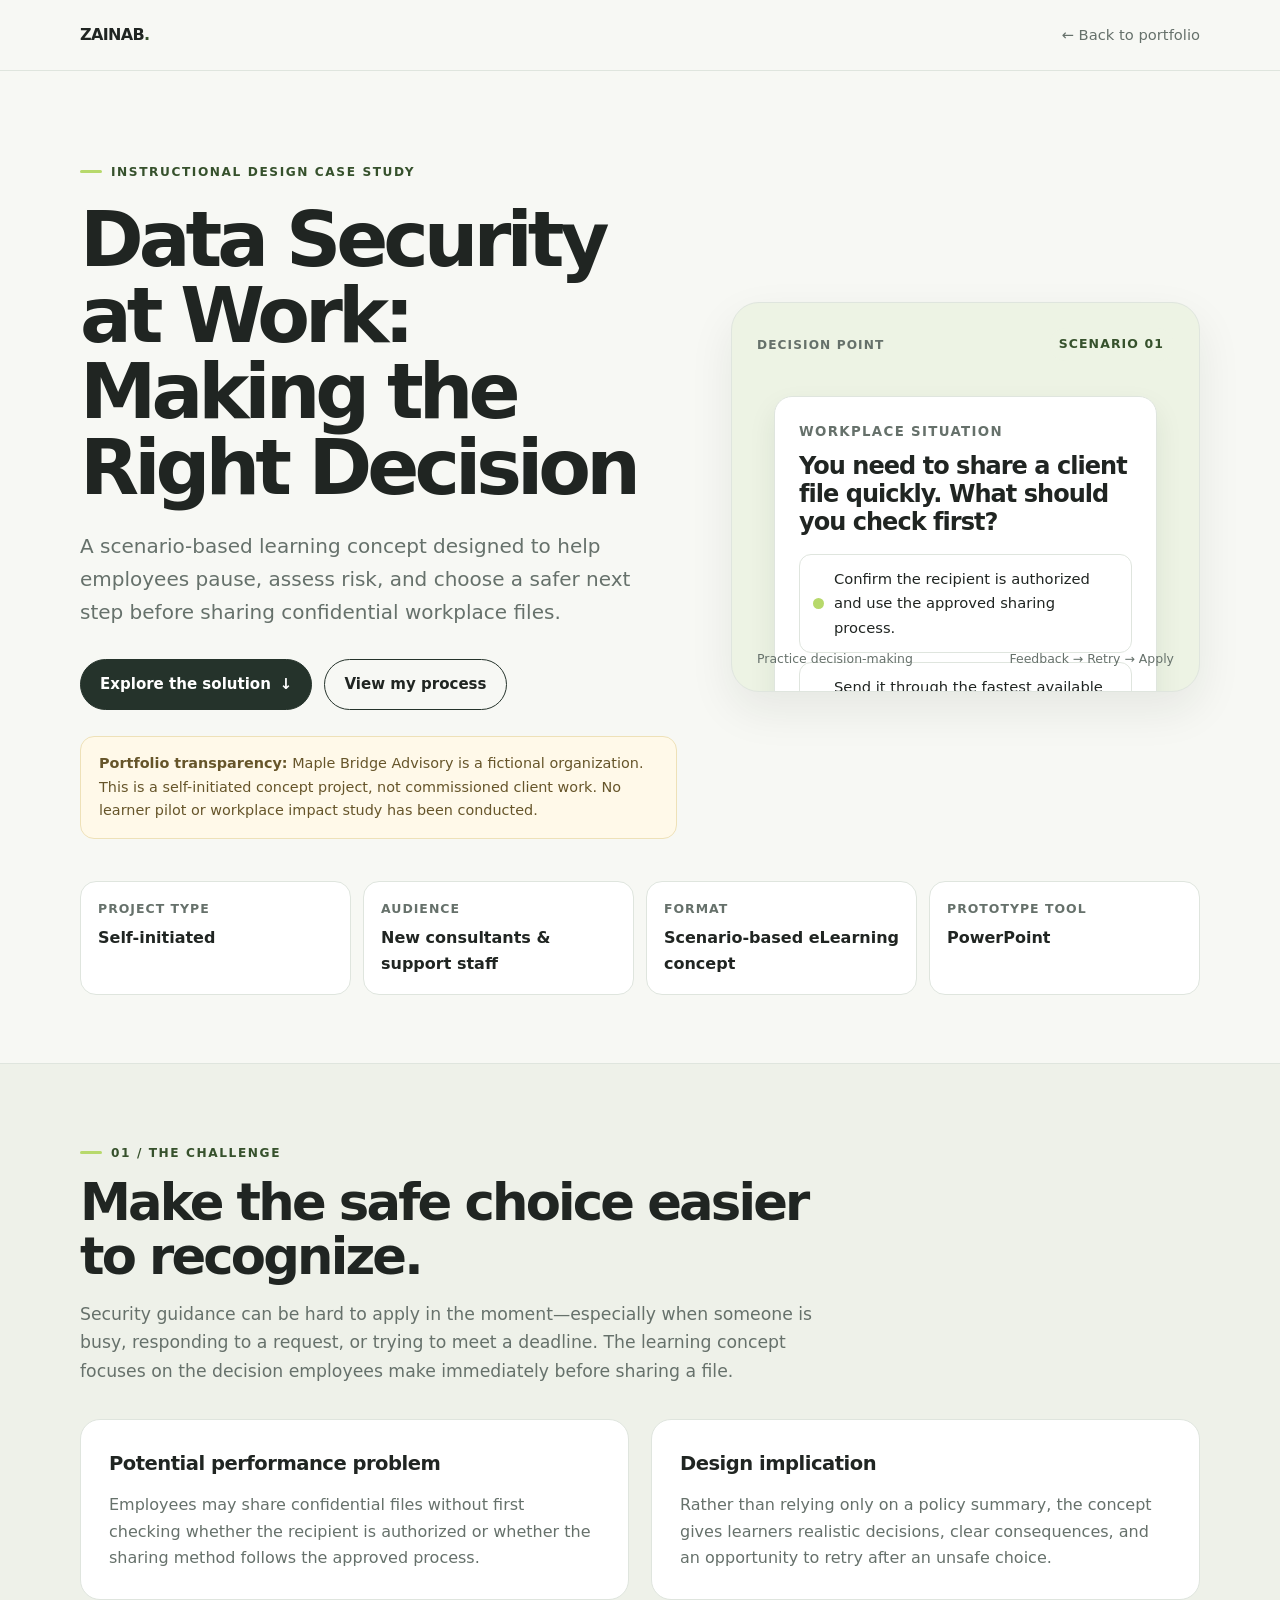
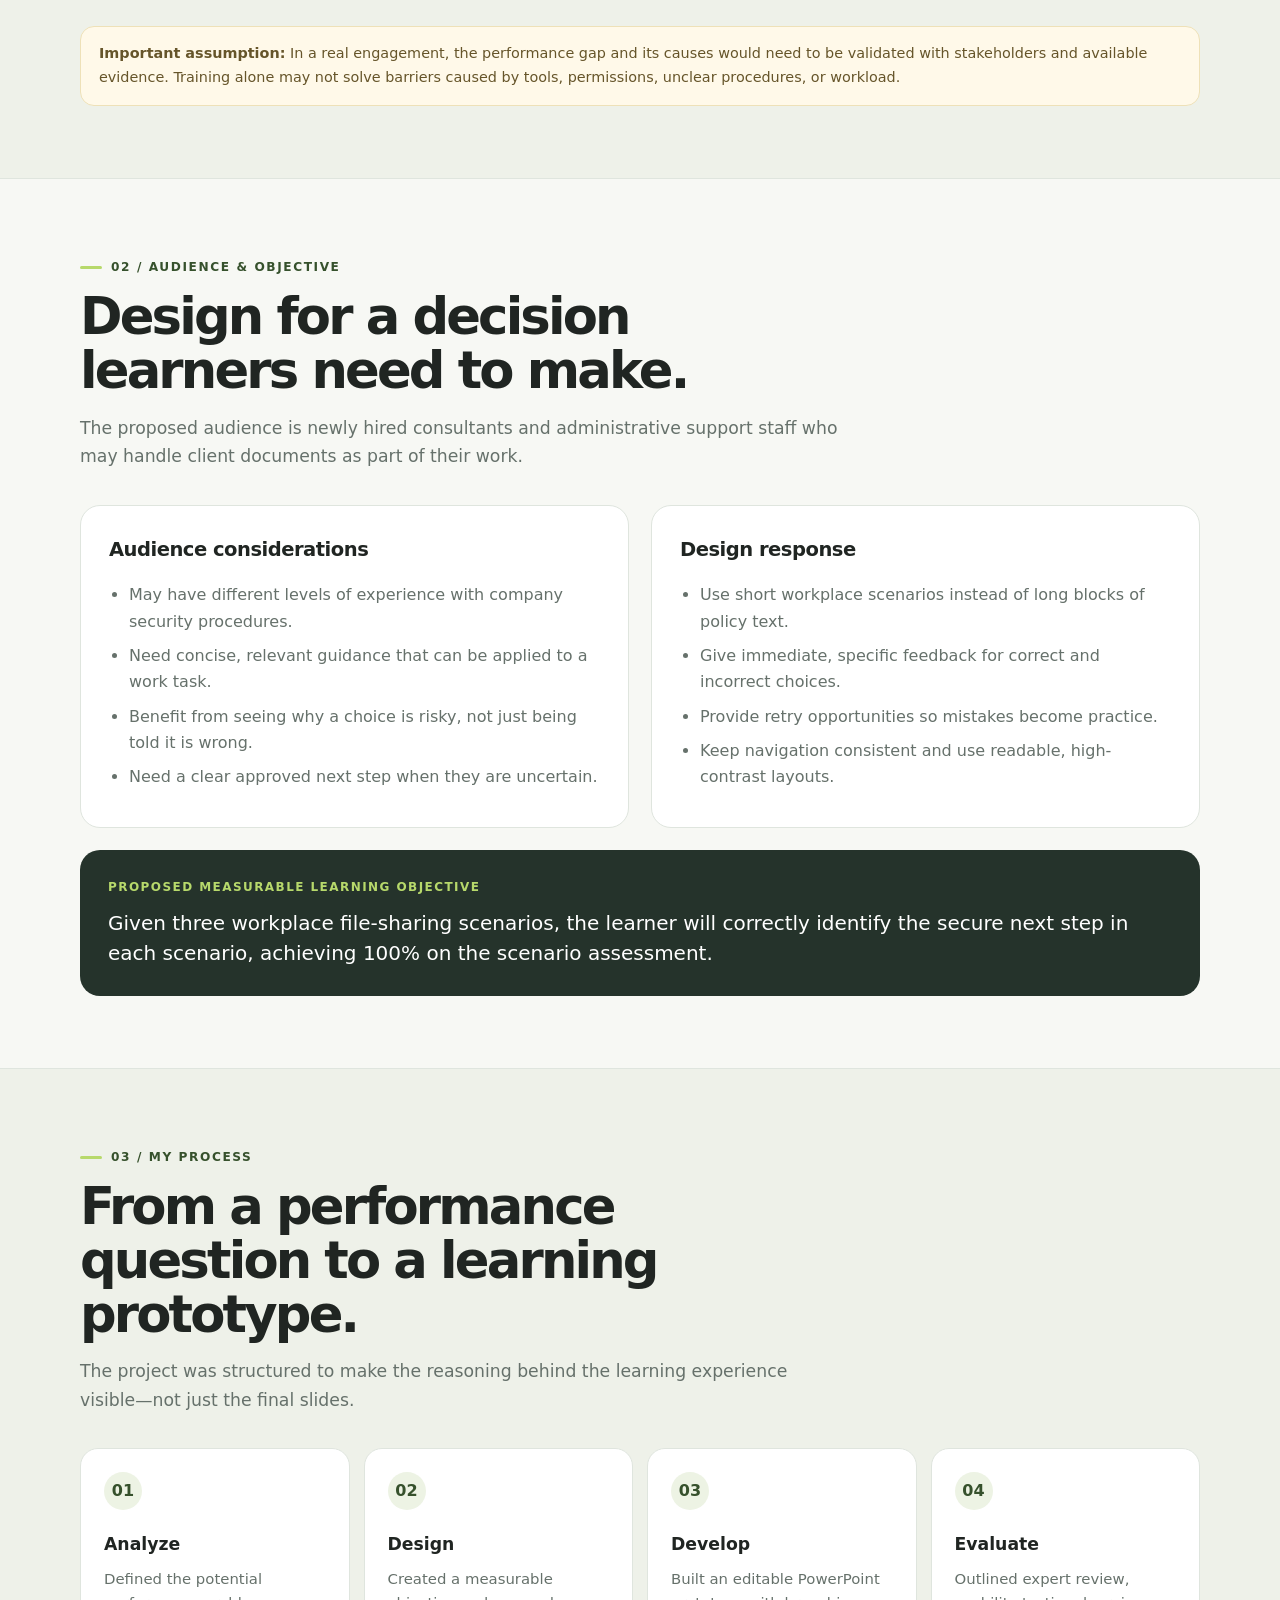
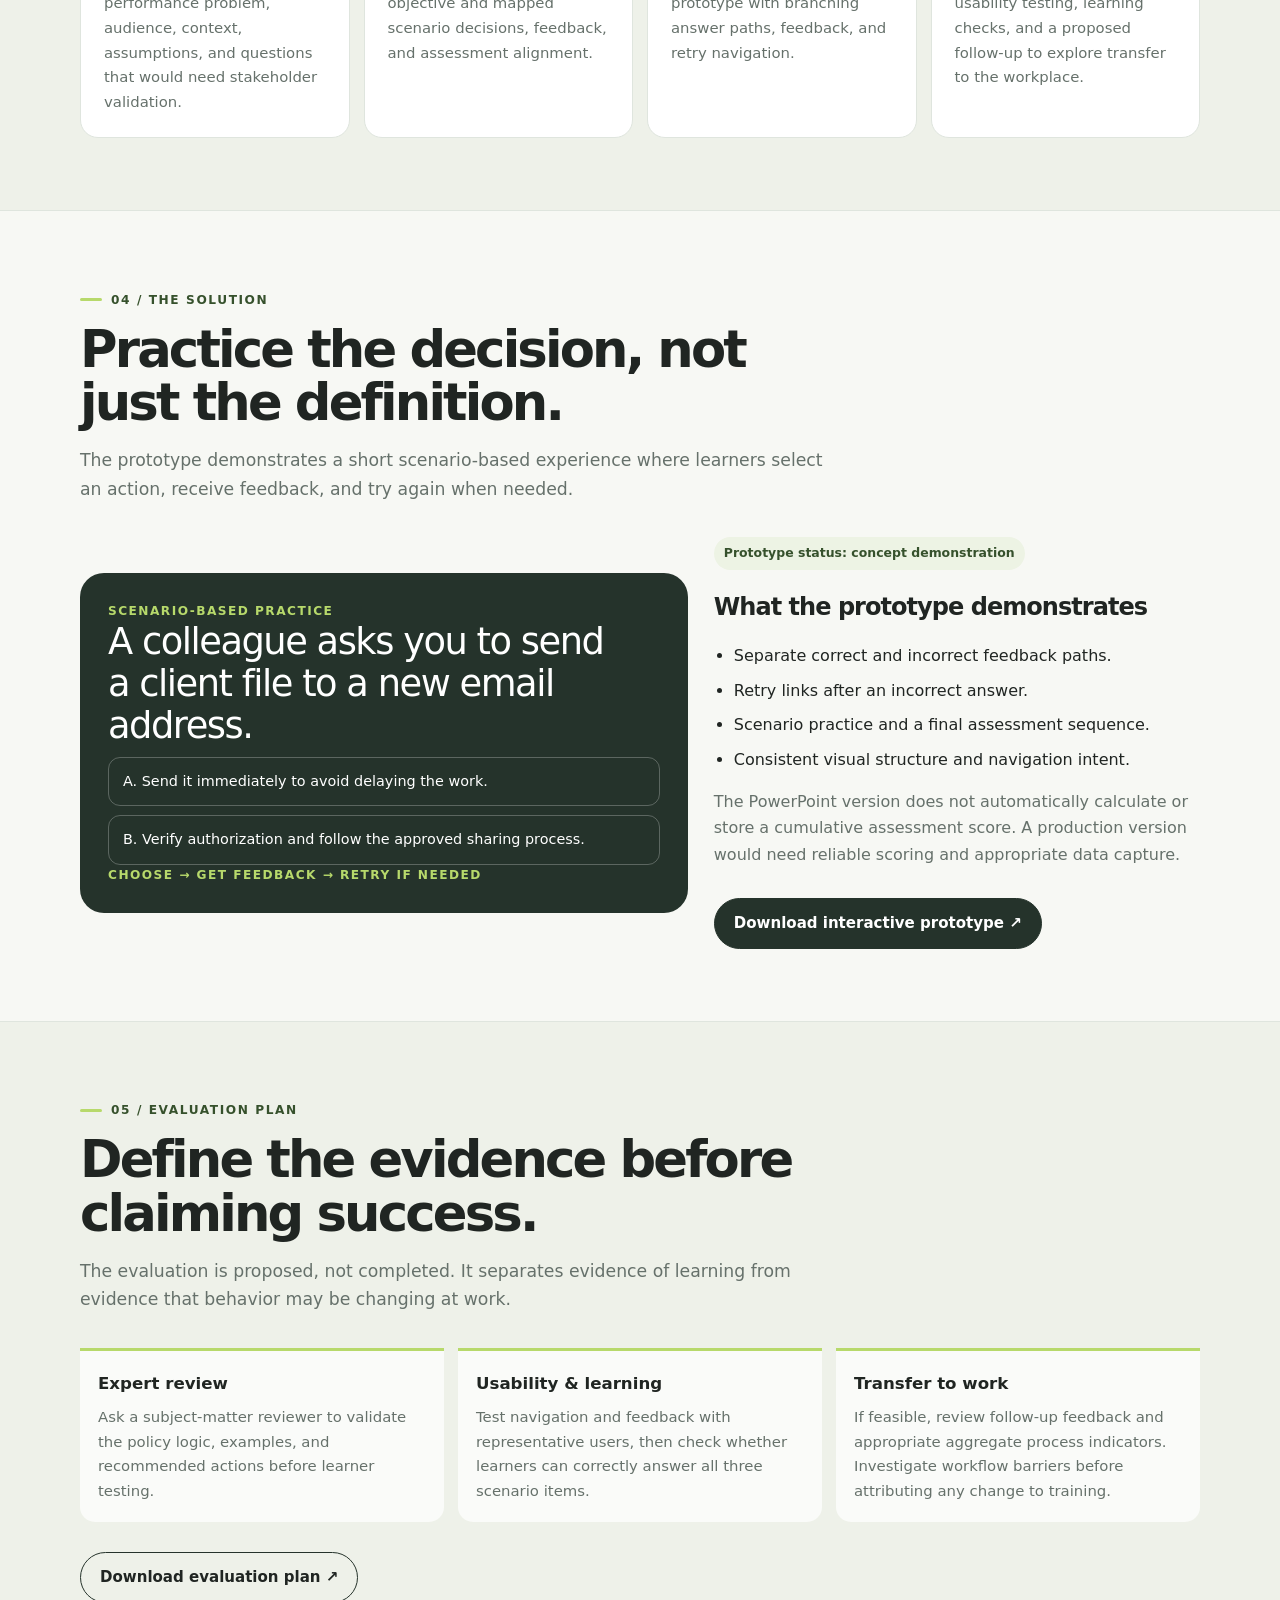
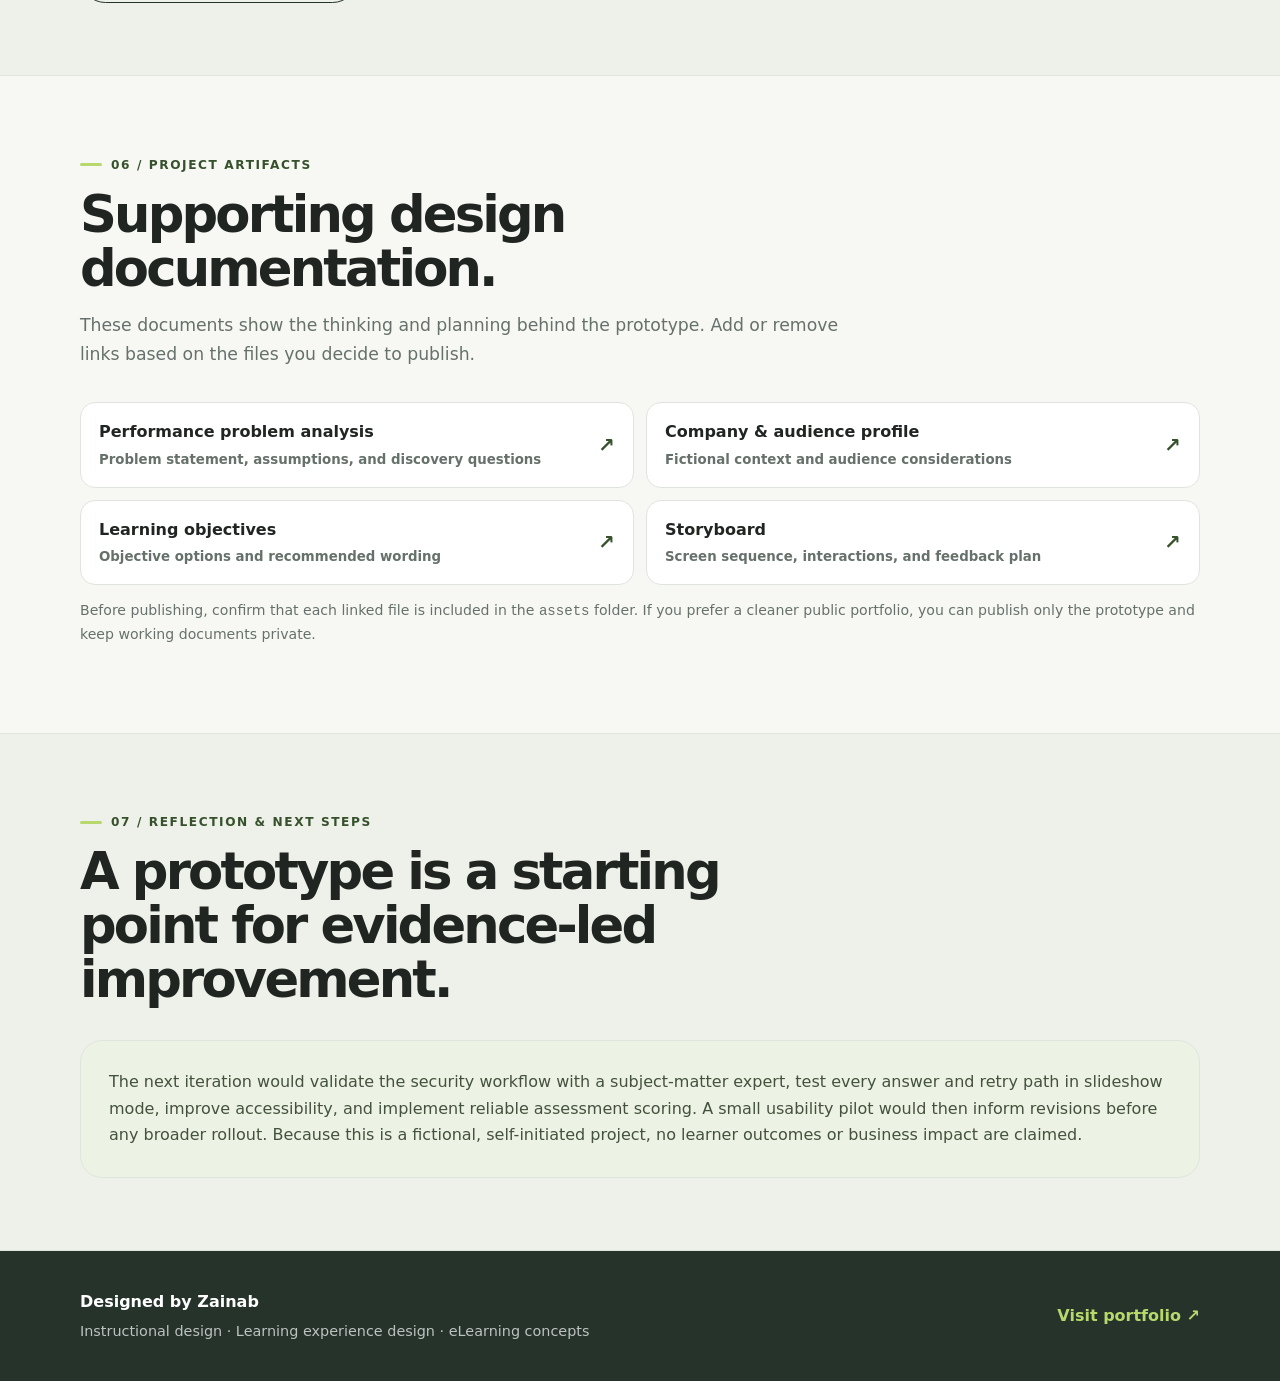
<file: maple-bridge.html>
<!DOCTYPE html>
<html lang="en">
<head>
  <meta charset="UTF-8">
  <meta name="viewport" content="width=device-width, initial-scale=1">
  <meta name="description" content="A self-initiated instructional design case study exploring scenario-based data security training for a fictional professional services company.">
  <title>Data Security at Work | Instructional Design Case Study</title>
  <style>
    :root {
      --ink: #202522;
      --muted: #66716b;
      --paper: #f7f8f4;
      --surface: #ffffff;
      --line: #dfe5de;
      --accent: #b7d96b;
      --accent-dark: #36512c;
      --soft: #edf3e4;
      --dark: #25332b;
      --radius: 20px;
      --shadow: 0 18px 45px rgba(26, 42, 30, .08);
    }
    * { box-sizing: border-box; }
    html { scroll-behavior: smooth; }
    body {
      margin: 0; color: var(--ink); background: var(--paper);
      font-family: Inter, ui-sans-serif, system-ui, -apple-system, BlinkMacSystemFont, "Segoe UI", sans-serif;
      line-height: 1.65; -webkit-font-smoothing: antialiased;
    }
    a { color: inherit; }
    .wrap { width: min(1120px, calc(100% - 40px)); margin-inline: auto; }
    .topbar { padding: 22px 0; border-bottom: 1px solid var(--line); }
    .nav { display:flex; align-items:center; justify-content:space-between; gap:24px; }
    .brand { font-weight: 800; letter-spacing: -.04em; text-decoration:none; }
    .brand span { color: var(--accent-dark); }
    .nav a.back { color: var(--muted); text-decoration:none; font-size:.92rem; }
    .nav a.back:hover { color:var(--ink); }
    .eyebrow { display:inline-flex; align-items:center; gap:9px; color:var(--accent-dark); text-transform:uppercase; font-size:.76rem; font-weight:800; letter-spacing:.13em; }
    .eyebrow::before { content:""; width:22px; height:3px; border-radius:10px; background:var(--accent); }
    .hero { padding: 84px 0 68px; }
    .hero-grid { display:grid; grid-template-columns: 1.12fr .88fr; align-items:center; gap:54px; }
    h1,h2,h3,p { margin-top:0; }
    h1 { font-size:clamp(2.6rem, 6vw, 5.3rem); line-height:.99; letter-spacing:-.065em; max-width:760px; margin:20px 0 24px; }
    .hero .lead { color:var(--muted); font-size:clamp(1.05rem, 2vw, 1.25rem); max-width:680px; }
    .hero-actions { display:flex; flex-wrap:wrap; gap:12px; margin-top:30px; }
    .btn { display:inline-flex; align-items:center; justify-content:center; gap:9px; border-radius:999px; padding:12px 19px; font-weight:750; font-size:.94rem; text-decoration:none; border:1px solid var(--dark); transition:transform .18s ease, background .18s ease; }
    .btn:hover { transform:translateY(-2px); }
    .btn.primary { background:var(--dark); color:white; }
    .btn.secondary { background:transparent; }
    .hero-art { min-height:390px; background:var(--soft); border:1px solid var(--line); border-radius:28px; padding:25px; position:relative; overflow:hidden; box-shadow:var(--shadow); }
    .art-label { display:flex; justify-content:space-between; align-items:center; gap:10px; color:var(--muted); font-size:.76rem; font-weight:800; letter-spacing:.09em; text-transform:uppercase; }
    .art-card { position:absolute; left:9%; right:9%; top:24%; background:white; border:1px solid var(--line); border-radius:18px; padding:24px; box-shadow:0 12px 28px rgba(31,45,34,.08); }
    .art-card small { display:block; color:var(--muted); font-weight:800; letter-spacing:.1em; text-transform:uppercase; margin-bottom:10px; }
    .art-card h3 { font-size:1.5rem; line-height:1.15; letter-spacing:-.04em; margin-bottom:18px; }
    .decision { display:flex; gap:10px; align-items:center; padding:12px 13px; border:1px solid var(--line); border-radius:12px; margin-top:9px; font-size:.92rem; }
    .decision .dot { flex:0 0 11px; height:11px; border-radius:50%; background:var(--accent); }
    .decision.risky .dot { background:#e5a18b; }
    .art-footer { position:absolute; bottom:22px; left:25px; right:25px; display:flex; justify-content:space-between; gap:12px; font-size:.78rem; color:var(--muted); }
    .pill { display:inline-flex; padding:6px 10px; background:var(--soft); color:var(--accent-dark); border-radius:999px; font-size:.78rem; font-weight:750; }
    .notice { margin-top:26px; padding:15px 18px; background:#fff9e9; border:1px solid #eee1b8; border-radius:14px; color:#66552a; font-size:.9rem; }
    .meta-grid { display:grid; grid-template-columns:repeat(4,1fr); gap:12px; margin-top:42px; }
    .meta { background:var(--surface); border:1px solid var(--line); border-radius:16px; padding:17px; }
    .meta b { display:block; font-size:.78rem; text-transform:uppercase; letter-spacing:.08em; color:var(--muted); margin-bottom:5px; }
    .meta span { font-weight:750; }
    section { padding:72px 0; }
    section.alt { background:#eef1e9; border-top:1px solid var(--line); border-bottom:1px solid var(--line); }
    .section-head { max-width:760px; margin-bottom:34px; }
    h2 { font-size:clamp(2rem, 4vw, 3.25rem); letter-spacing:-.055em; line-height:1.05; margin:13px 0 16px; }
    .section-head p { color:var(--muted); font-size:1.08rem; }
    .two-col { display:grid; grid-template-columns:1fr 1fr; gap:22px; }
    .panel { background:var(--surface); border:1px solid var(--line); border-radius:var(--radius); padding:28px; }
    .panel h3 { font-size:1.22rem; letter-spacing:-.025em; margin-bottom:12px; }
    .panel p:last-child { margin-bottom:0; }
    .panel p, .panel li { color:var(--muted); }
    ul.clean { padding-left:20px; margin-bottom:0; }
    ul.clean li { margin:8px 0; }
    .objective { background:var(--dark); color:white; padding:28px; border-radius:var(--radius); margin-top:22px; }
    .objective .label { color:var(--accent); text-transform:uppercase; letter-spacing:.12em; font-size:.75rem; font-weight:800; }
    .objective p { font-size:1.25rem; line-height:1.5; margin:10px 0 0; }
    .steps { display:grid; grid-template-columns:repeat(4,1fr); gap:14px; counter-reset:step; }
    .step { background:var(--surface); border:1px solid var(--line); border-radius:18px; padding:23px; min-height:205px; }
    .step::before { counter-increment:step; content:"0" counter(step); display:inline-flex; align-items:center; justify-content:center; width:38px; height:38px; border-radius:50%; background:var(--soft); color:var(--accent-dark); font-weight:850; margin-bottom:20px; }
    .step h3 { font-size:1.08rem; margin-bottom:8px; }
    .step p { color:var(--muted); font-size:.93rem; margin-bottom:0; }
    .feature-grid { display:grid; grid-template-columns:repeat(3,1fr); gap:16px; }
    .feature { border-radius:18px; background:var(--surface); border:1px solid var(--line); padding:23px; }
    .feature .num { color:var(--accent-dark); font-size:.76rem; letter-spacing:.12em; font-weight:850; }
    .feature h3 { margin:13px 0 8px; font-size:1.1rem; }
    .feature p { color:var(--muted); font-size:.94rem; margin:0; }
    .prototype { display:grid; grid-template-columns:1fr .8fr; gap:26px; align-items:center; }
    .prototype-preview { background:var(--dark); color:white; border-radius:24px; padding:28px; min-height:300px; display:flex; flex-direction:column; justify-content:space-between; }
    .preview-top { color:var(--accent); text-transform:uppercase; letter-spacing:.12em; font-size:.76rem; font-weight:800; }
    .preview-question { font-size:clamp(1.5rem,3vw,2.3rem); letter-spacing:-.04em; line-height:1.15; max-width:500px; }
    .preview-option { border:1px solid rgba(255,255,255,.25); border-radius:12px; padding:12px 14px; margin-top:9px; font-size:.9rem; }
    .prototype-copy p { color:var(--muted); }
    .artifact-list { display:grid; grid-template-columns:1fr 1fr; gap:12px; }
    .artifact { display:flex; justify-content:space-between; align-items:center; gap:15px; background:var(--surface); border:1px solid var(--line); border-radius:15px; padding:16px 18px; text-decoration:none; }
    .artifact:hover { border-color:#9bb65b; }
    .artifact span { display:block; font-weight:750; }
    .artifact small { color:var(--muted); display:block; margin-top:3px; }
    .arrow { font-size:1.25rem; color:var(--accent-dark); }
    .evaluation-list { display:grid; grid-template-columns:repeat(3,1fr); gap:14px; }
    .eval { border-top:3px solid var(--accent); padding:19px 18px; background:rgba(255,255,255,.72); border-radius:0 0 15px 15px; }
    .eval h3 { font-size:1.04rem; margin-bottom:8px; }
    .eval p { color:var(--muted); font-size:.93rem; margin:0; }
    .reflection { background:var(--soft); border:1px solid var(--line); border-radius:22px; padding:28px; }
    .reflection p { margin-bottom:0; color:#43513e; }
    .footer { background:var(--dark); color:white; padding:38px 0; }
    .footer-inner { display:flex; align-items:center; justify-content:space-between; gap:20px; }
    .footer p { color:rgba(255,255,255,.7); margin:5px 0 0; font-size:.9rem; }
    .footer a { color:var(--accent); text-decoration:none; font-weight:750; }
    @media (max-width:850px) {
      .hero-grid,.prototype { grid-template-columns:1fr; }
      .hero-art { min-height:360px; }
      .meta-grid { grid-template-columns:repeat(2,1fr); }
      .steps { grid-template-columns:repeat(2,1fr); }
      .feature-grid,.evaluation-list { grid-template-columns:1fr; }
    }
    @media (max-width:560px) {
      .wrap { width:min(100% - 28px, 1120px); }
      .hero { padding:54px 0 45px; }
      section { padding:52px 0; }
      .two-col,.artifact-list,.steps { grid-template-columns:1fr; }
      .meta-grid { gap:8px; }
      .meta { padding:13px; }
      .panel { padding:22px; }
      .footer-inner { align-items:flex-start; flex-direction:column; }
      .nav a.back { max-width:130px; text-align:right; }
    }
    @media (prefers-reduced-motion: reduce) {
      html { scroll-behavior:auto; }
      *, *::before, *::after { transition:none !important; }
    }
  </style>
</head>
<body>
  <header class="topbar">
    <div class="wrap nav">
      <a class="brand" href="#" aria-label="Portfolio home">ZAINAB<span>.</span></a>
      <a class="back" href="https://zainabswork.vercel.app/">← Back to portfolio</a>
    </div>
  </header>

  <main>
    <section class="hero">
      <div class="wrap">
        <div class="hero-grid">
          <div>
            <div class="eyebrow">Instructional design case study</div>
            <h1>Data Security at Work: Making the Right Decision</h1>
            <p class="lead">A scenario-based learning concept designed to help employees pause, assess risk, and choose a safer next step before sharing confidential workplace files.</p>
            <div class="hero-actions">
              <a class="btn primary" href="#solution">Explore the solution <span aria-hidden="true">↓</span></a>
              <a class="btn secondary" href="#process">View my process</a>
            </div>
            <div class="notice"><strong>Portfolio transparency:</strong> Maple Bridge Advisory is a fictional organization. This is a self-initiated concept project, not commissioned client work. No learner pilot or workplace impact study has been conducted.</div>
          </div>
          <div class="hero-art" aria-label="Illustration of a workplace file-sharing decision">
            <div class="art-label"><span>Decision point</span><span class="pill">Scenario 01</span></div>
            <div class="art-card">
              <small>Workplace situation</small>
              <h3>You need to share a client file quickly. What should you check first?</h3>
              <div class="decision"><span class="dot"></span><span>Confirm the recipient is authorized and use the approved sharing process.</span></div>
              <div class="decision risky"><span class="dot"></span><span>Send it through the fastest available channel.</span></div>
            </div>
            <div class="art-footer"><span>Practice decision-making</span><span>Feedback → Retry → Apply</span></div>
          </div>
        </div>
        <div class="meta-grid" aria-label="Project overview">
          <div class="meta"><b>Project type</b><span>Self-initiated</span></div>
          <div class="meta"><b>Audience</b><span>New consultants & support staff</span></div>
          <div class="meta"><b>Format</b><span>Scenario-based eLearning concept</span></div>
          <div class="meta"><b>Prototype tool</b><span>PowerPoint</span></div>
        </div>
      </div>
    </section>

    <section id="challenge" class="alt">
      <div class="wrap">
        <div class="section-head">
          <div class="eyebrow">01 / The challenge</div>
          <h2>Make the safe choice easier to recognize.</h2>
          <p>Security guidance can be hard to apply in the moment—especially when someone is busy, responding to a request, or trying to meet a deadline. The learning concept focuses on the decision employees make immediately before sharing a file.</p>
        </div>
        <div class="two-col">
          <article class="panel">
            <h3>Potential performance problem</h3>
            <p>Employees may share confidential files without first checking whether the recipient is authorized or whether the sharing method follows the approved process.</p>
          </article>
          <article class="panel">
            <h3>Design implication</h3>
            <p>Rather than relying only on a policy summary, the concept gives learners realistic decisions, clear consequences, and an opportunity to retry after an unsafe choice.</p>
          </article>
        </div>
        <div class="notice"><strong>Important assumption:</strong> In a real engagement, the performance gap and its causes would need to be validated with stakeholders and available evidence. Training alone may not solve barriers caused by tools, permissions, unclear procedures, or workload.</div>
      </div>
    </section>

    <section id="audience">
      <div class="wrap">
        <div class="section-head">
          <div class="eyebrow">02 / Audience & objective</div>
          <h2>Design for a decision learners need to make.</h2>
          <p>The proposed audience is newly hired consultants and administrative support staff who may handle client documents as part of their work.</p>
        </div>
        <div class="two-col">
          <article class="panel">
            <h3>Audience considerations</h3>
            <ul class="clean">
              <li>May have different levels of experience with company security procedures.</li>
              <li>Need concise, relevant guidance that can be applied to a work task.</li>
              <li>Benefit from seeing why a choice is risky, not just being told it is wrong.</li>
              <li>Need a clear approved next step when they are uncertain.</li>
            </ul>
          </article>
          <article class="panel">
            <h3>Design response</h3>
            <ul class="clean">
              <li>Use short workplace scenarios instead of long blocks of policy text.</li>
              <li>Give immediate, specific feedback for correct and incorrect choices.</li>
              <li>Provide retry opportunities so mistakes become practice.</li>
              <li>Keep navigation consistent and use readable, high-contrast layouts.</li>
            </ul>
          </article>
        </div>
        <div class="objective">
          <div class="label">Proposed measurable learning objective</div>
          <p>Given three workplace file-sharing scenarios, the learner will correctly identify the secure next step in each scenario, achieving 100% on the scenario assessment.</p>
        </div>
      </div>
    </section>

    <section id="process" class="alt">
      <div class="wrap">
        <div class="section-head">
          <div class="eyebrow">03 / My process</div>
          <h2>From a performance question to a learning prototype.</h2>
          <p>The project was structured to make the reasoning behind the learning experience visible—not just the final slides.</p>
        </div>
        <div class="steps">
          <article class="step"><h3>Analyze</h3><p>Defined the potential performance problem, audience, context, assumptions, and questions that would need stakeholder validation.</p></article>
          <article class="step"><h3>Design</h3><p>Created a measurable objective and mapped scenario decisions, feedback, and assessment alignment.</p></article>
          <article class="step"><h3>Develop</h3><p>Built an editable PowerPoint prototype with branching answer paths, feedback, and retry navigation.</p></article>
          <article class="step"><h3>Evaluate</h3><p>Outlined expert review, usability testing, learning checks, and a proposed follow-up to explore transfer to the workplace.</p></article>
        </div>
      </div>
    </section>

    <section id="solution">
      <div class="wrap">
        <div class="section-head">
          <div class="eyebrow">04 / The solution</div>
          <h2>Practice the decision, not just the definition.</h2>
          <p>The prototype demonstrates a short scenario-based experience where learners select an action, receive feedback, and try again when needed.</p>
        </div>
        <div class="prototype">
          <div class="prototype-preview" role="img" aria-label="Illustrative preview of a scenario question with two response choices">
            <div class="preview-top">Scenario-based practice</div>
            <div>
              <div class="preview-question">A colleague asks you to send a client file to a new email address.</div>
              <div class="preview-option">A. Send it immediately to avoid delaying the work.</div>
              <div class="preview-option">B. Verify authorization and follow the approved sharing process.</div>
            </div>
            <div class="preview-top">Choose → Get feedback → Retry if needed</div>
          </div>
          <div class="prototype-copy">
            <span class="pill">Prototype status: concept demonstration</span>
            <h3 style="font-size:1.5rem;letter-spacing:-.04em;margin:18px 0 10px;">What the prototype demonstrates</h3>
            <ul class="clean">
              <li>Separate correct and incorrect feedback paths.</li>
              <li>Retry links after an incorrect answer.</li>
              <li>Scenario practice and a final assessment sequence.</li>
              <li>Consistent visual structure and navigation intent.</li>
            </ul>
            <p style="margin-top:16px;">The PowerPoint version does not automatically calculate or store a cumulative assessment score. A production version would need reliable scoring and appropriate data capture.</p>
            <div class="hero-actions">
              <a class="btn primary" href="assets/maple_bridge_qa_v2.pptx" download>Download interactive prototype ↗</a>
            </div>
          </div>
        </div>
      </div>
    </section>

    <section id="evaluation" class="alt">
      <div class="wrap">
        <div class="section-head">
          <div class="eyebrow">05 / Evaluation plan</div>
          <h2>Define the evidence before claiming success.</h2>
          <p>The evaluation is proposed, not completed. It separates evidence of learning from evidence that behavior may be changing at work.</p>
        </div>
        <div class="evaluation-list">
          <article class="eval"><h3>Expert review</h3><p>Ask a subject-matter reviewer to validate the policy logic, examples, and recommended actions before learner testing.</p></article>
          <article class="eval"><h3>Usability & learning</h3><p>Test navigation and feedback with representative users, then check whether learners can correctly answer all three scenario items.</p></article>
          <article class="eval"><h3>Transfer to work</h3><p>If feasible, review follow-up feedback and appropriate aggregate process indicators. Investigate workflow barriers before attributing any change to training.</p></article>
        </div>
        <div class="hero-actions">
          <a class="btn secondary" href="assets/maple_bridge_evaluation_plan.docx" download>Download evaluation plan ↗</a>
        </div>
      </div>
    </section>

    <section id="artifacts">
      <div class="wrap">
        <div class="section-head">
          <div class="eyebrow">06 / Project artifacts</div>
          <h2>Supporting design documentation.</h2>
          <p>These documents show the thinking and planning behind the prototype. Add or remove links based on the files you decide to publish.</p>
        </div>
        <div class="artifact-list">
          <a class="artifact" href="assets/performance_problem_analysis_data_security.docx" download><span>Performance problem analysis<small>Problem statement, assumptions, and discovery questions</small></span><b class="arrow">↗</b></a>
          <a class="artifact" href="assets/maple_bridge_company_audience_profile.docx" download><span>Company & audience profile<small>Fictional context and audience considerations</small></span><b class="arrow">↗</b></a>
          <a class="artifact" href="assets/maple_bridge_learning_objectives.docx" download><span>Learning objectives<small>Objective options and recommended wording</small></span><b class="arrow">↗</b></a>
          <a class="artifact" href="assets/maple_bridge_data_security_storyboard.docx" download><span>Storyboard<small>Screen sequence, interactions, and feedback plan</small></span><b class="arrow">↗</b></a>
        </div>
        <p style="color:var(--muted);font-size:.88rem;margin-top:14px;">Before publishing, confirm that each linked file is included in the <code>assets</code> folder. If you prefer a cleaner public portfolio, you can publish only the prototype and keep working documents private.</p>
      </div>
    </section>

    <section id="reflection" class="alt">
      <div class="wrap">
        <div class="section-head">
          <div class="eyebrow">07 / Reflection & next steps</div>
          <h2>A prototype is a starting point for evidence-led improvement.</h2>
        </div>
        <div class="reflection">
          <p>The next iteration would validate the security workflow with a subject-matter expert, test every answer and retry path in slideshow mode, improve accessibility, and implement reliable assessment scoring. A small usability pilot would then inform revisions before any broader rollout. Because this is a fictional, self-initiated project, no learner outcomes or business impact are claimed.</p>
        </div>
      </div>
    </section>
  </main>

  <footer class="footer">
    <div class="wrap footer-inner">
      <div>
        <strong>Designed by Zainab</strong>
        <p>Instructional design · Learning experience design · eLearning concepts</p>
      </div>
      <a href="https://zainabswork.vercel.app/">Visit portfolio ↗</a>
    </div>
  </footer>
</body>
</html>
</file>
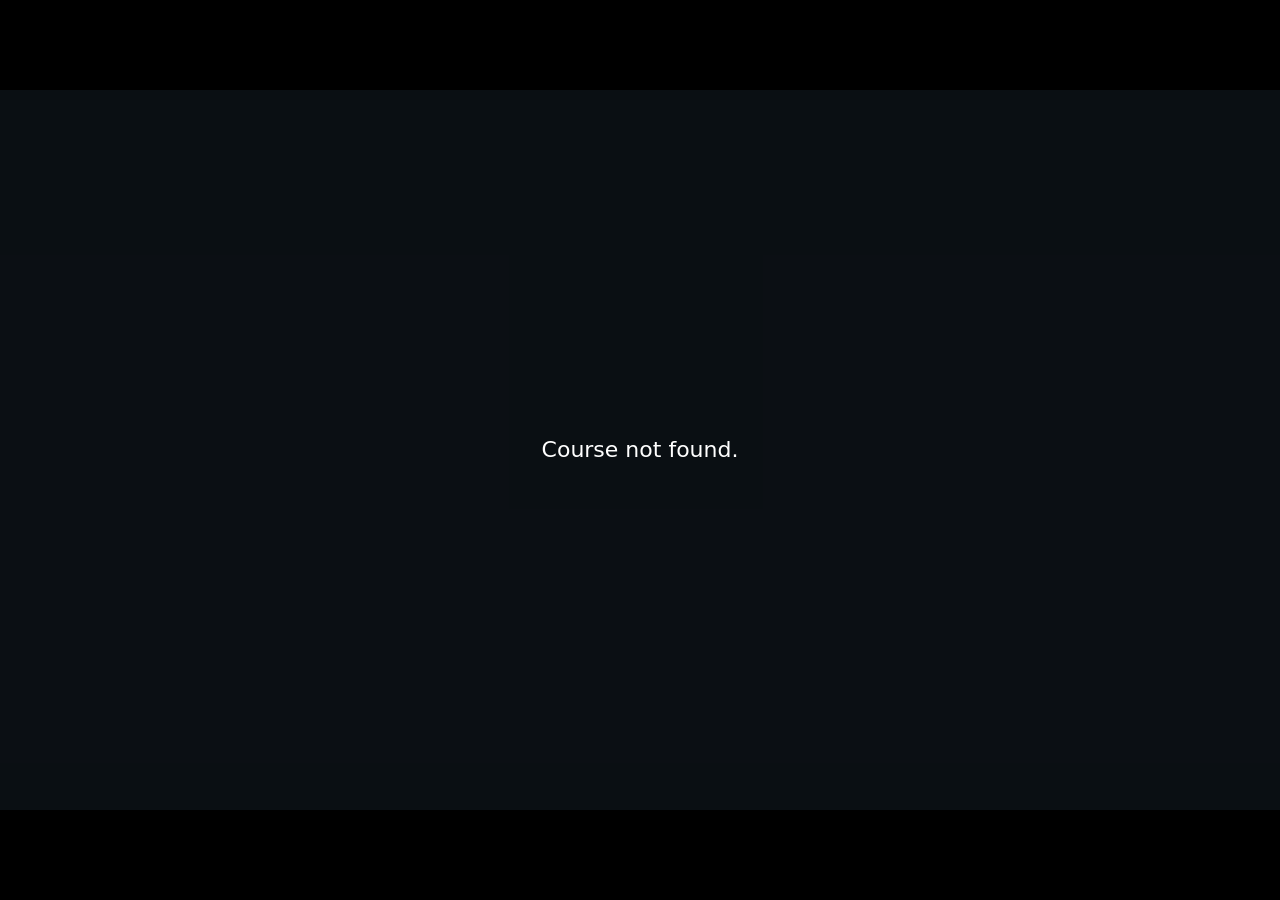
<file: courses/player.html>
<!DOCTYPE html>
<html lang="en">
<head>
  <meta charset="UTF-8" />
  <meta name="viewport" content="width=device-width, initial-scale=1.0" />
  <title>Interactive Course</title>
  <meta name="robots" content="noindex" />
  <style>
    * { box-sizing: border-box; }
    html, body { margin: 0; height: 100%; background: #000; overflow: hidden;
      font-family: system-ui, -apple-system, "Segoe UI", sans-serif; }
    body { display: grid; place-items: center; }

    /* 16:9 (or the deck's ratio) stage, as large as the window allows */
    .stage { position: relative; width: min(100vw, calc(100dvh * var(--ratio, 1.7778)));
      aspect-ratio: var(--ratio, 1.7778); overflow: hidden; background: #111; }
    .stage .slide { position: absolute; inset: 0; width: 100%; height: 100%;
      object-fit: contain; opacity: 0; transition: opacity var(--fade, 0ms) ease; user-select: none;
      -webkit-user-drag: none; }
    .stage .slide.on { opacity: 1; }

    /* invisible click areas over the slide's own buttons (keyboard users get an outline) */
    .hotspot { position: absolute; padding: 0; border: 0; background: none; appearance: none;
      cursor: pointer; z-index: 2; -webkit-tap-highlight-color: transparent; }
    .hotspot:focus { outline: none; }
    .hotspot:focus-visible { outline: 3px solid #ffbf47; outline-offset: 2px; }

    .pill { position: absolute; z-index: 3; left: 50%; bottom: 4%; transform: translateX(-50%);
      padding: .6em 1.2em; border: 0; border-radius: 999px; font: 600 clamp(12px, 1.6vw, 16px) inherit;
      background: rgba(20, 30, 40, .85); color: #fff; cursor: pointer; }
    .pill[hidden] { display: none; }
    .back { left: 2%; bottom: auto; top: 3%; transform: none; }

    .screen { position: absolute; inset: 0; z-index: 4; display: grid; place-content: center; gap: 1rem;
      text-align: center; color: #fff; background: rgba(10, 15, 20, .88); font-size: clamp(14px, 2vw, 22px); }
    .screen[hidden] { display: none; }
    .screen .pill { position: static; transform: none; justify-self: center; }

    .sr-only { position: absolute; width: 1px; height: 1px; overflow: hidden; clip: rect(0 0 0 0); }

    /* shapes the deck shows/hides on click (cut out by the converter) */
    .layer { position: absolute; z-index: 1; pointer-events: none; }
    #layers { transition: opacity var(--fade, 0ms) ease; }
    .layer[hidden], .hotspot[hidden] { display: none; }

    @media (prefers-reduced-motion: reduce) { .stage .slide { transition: none; } }
  </style>
</head>
<body>
  <main class="stage" id="stage" aria-label="Interactive course">
    <img alt="" id="imgA" class="slide" />
    <img alt="" id="imgB" class="slide" />
    <div id="layers"></div>
    <div id="hotspots"></div>
    <button class="pill" id="sound" hidden>🔊 Tap to turn on sound</button>
    <button class="pill back" id="back" hidden>← Back</button>
    <div class="screen" id="message" hidden></div>
    <p class="sr-only" aria-live="polite" id="live"></p>
  </main>

  <script>
  // Plays a course made by tools/pptx_to_player.py: courses/player.html?c=<slug>
  (async () => {
    const slug = new URLSearchParams(location.search).get('c') || '';
    const $ = id => document.getElementById(id);
    const stage = $('stage'), layer = $('hotspots'), live = $('live');

    function fail(text) { $('message').textContent = text; $('message').hidden = false; }
    if (!/^[\w-]+$/.test(slug)) return fail('Course not found.');

    const base = `${slug}/`;
    let course;
    try {
      const res = await fetch(base + 'course.json');
      if (!res.ok) throw new Error(res.status);
      course = await res.json();
    } catch { return fail('Could not load this course. Please refresh the page.'); }

    const slides = course.slides;
    stage.style.setProperty('--ratio', course.aspect);

    // ── audio: one element per file; `left` = slides it may still play across
    const tracks = {};
    let blocked = [];
    function track(src) {
      if (!tracks[src]) {
        const a = new Audio(base + src);
        a.preload = 'auto';
        tracks[src] = { a, left: 0 };
      }
      return tracks[src];
    }
    function play(spec, restart) {
      const t = track(spec.src);
      t.a.loop = spec.loop;
      t.a.volume = Math.min(1, spec.vol);
      t.left = spec.span;
      if (restart) t.a.currentTime = 0;
      else if (!t.a.paused) return;       // already playing from an earlier slide: let it continue
      t.a.play().catch(() => { blocked.push(t.a); $('sound').hidden = false; });
    }
    $('sound').onclick = () => {
      blocked.forEach(a => a.play().catch(() => {}));
      blocked = [];
      $('sound').hidden = true;
    };

    // ── navigation
    let cur = -1;
    const history = [];
    const visible = slides.map((s, i) => i).filter(i => !slides[i].hidden);

    function resolve(to) {
      if (typeof to === 'number') return to;
      if (to === 'first') return visible[0];
      if (to === 'last') return visible[visible.length - 1];
      if (to === 'next') return visible.find(i => i > cur) ?? 'end';
      if (to === 'prev') return [...visible].reverse().find(i => i < cur) ?? cur;
      return 'end';
    }

    // 1920 or 3840 px render: the browser picks by on-screen size x pixel density
    function setSrc(img, s) {
      img.sizes = (stage.clientWidth || 1920) + 'px';
      img.srcset = `${base + s.image} 1920w, ${base + s.image.replace('.webp', '@2x.webp')} 3840w`;
      img.src = base + s.image;
    }
    function preload(i) {
      if (slides[i]) setSrc(new Image(), slides[i]);
    }
    // entering full screen makes the stage bigger: let the browser upgrade to the 3840 render
    addEventListener('resize', () => { front.sizes = (stage.clientWidth || 1920) + 'px'; });

    // ── shapes that appear/disappear: vis[spid] is their current state
    let vis = {}, layerEls = {};
    function apply(step, s) {
      if (step.play) return play(s.audio.find(a => a.src === step.play) || { src: step.play, vol: 1, loop: false, span: 1 }, true);
      const id = step.show ?? step.hide;
      vis[id] = 'show' in step;
      if (layerEls[id]) layerEls[id].hidden = !vis[id];
    }
    function refreshGates() {  // buttons inside hidden shapes can't be clicked
      layer.querySelectorAll('.hotspot').forEach(b => {
        if (b.dataset.gate) b.hidden = !b.dataset.gate.split(' ').every(g => vis[g]);
      });
    }

    let front = $('imgA'), backImg = $('imgB');
    async function show(i, fromBack) {
      if (i === 'end') return end();
      if (!slides[i] || i === cur) return;
      $('message').hidden = true;
      if (cur >= 0 && !fromBack) history.push(cur);
      const s = slides[i];

      // stop audio that doesn't carry over to this slide
      Object.values(tracks).forEach(t => {
        if (!t.a.paused && --t.left <= 0) { t.a.pause(); t.a.currentTime = 0; }
      });

      // crossfade (stands in for PowerPoint's Morph / Fade)
      setSrc(backImg, s);
      backImg.alt = s.text;
      // wait for the image, but never hang on it (e.g. a hidden tab may not decode)
      await Promise.race([backImg.decode().catch(() => {}), new Promise(r => setTimeout(r, 1500))]);
      stage.style.setProperty('--fade', (cur < 0 ? 0 : s.transition) + 'ms');
      backImg.classList.add('on');
      front.classList.remove('on');
      [front, backImg] = [backImg, front];
      cur = i;

      vis = {}; layerEls = {};  // PowerPoint resets a slide's animations each visit
      const layersEl = $('layers');
      layersEl.style.transition = 'none';  // new slide's layers fade in with it
      layersEl.style.opacity = 0;
      void layersEl.offsetWidth;  // commit opacity 0 before fading in (no rAF: it pauses in hidden tabs)
      layersEl.style.transition = '';
      layersEl.style.opacity = 1;
      $('layers').replaceChildren(...s.overlays.filter(o => o.src).map(o => {
        const img = new Image();
        img.className = 'layer';
        img.src = base + o.src;
        img.alt = '';
        const [x, y, w, h] = o.box;
        Object.assign(img.style, { left: x + '%', top: y + '%', width: w + '%', height: h + '%' });
        return layerEls[o.spid] = img;
      }));
      s.overlays.forEach(o => apply({ [o.visible ? 'show' : 'hide']: o.spid }, s));
      (s.start || []).forEach(step => apply(step, s));

      layer.replaceChildren(...s.links.map(link => {
        const b = document.createElement('button');
        b.className = 'hotspot';
        const [x, y, w, h] = link.box;
        Object.assign(b.style, { left: x + '%', top: y + '%', width: w + '%', height: h + '%' });
        b.setAttribute('aria-label', link.label || 'Button');
        if (link.gate) b.dataset.gate = link.gate.join(' ');
        b.onclick = () => {
          (link.actions || []).forEach(step => apply(step, s));
          refreshGates();
          if (link.to === undefined) return;
          if (link.to.url) window.open(link.to.url, '_blank', 'noopener');
          else if (link.to === 'back') show(history.pop() ?? cur, true);
          else show(resolve(link.to));
        };
        if (link.to !== undefined && !link.to.url) preload(resolve(link.to));
        return b;
      }));
      refreshGates();

      // a slide with no way out (no navigation buttons) gets a Back button
      $('back').hidden = cur === visible[0] || s.links.some(l => l.to !== undefined);

      s.audio.filter(a => a.start === 'auto').forEach(a => play(a, false));
      live.textContent = s.text;
    }
    $('back').onclick = () => show(history.pop() ?? visible[0], true);

    function end() {
      Object.values(tracks).forEach(t => { t.a.pause(); t.a.currentTime = 0; });
      const m = $('message');
      m.innerHTML = '<p>You’ve reached the end of the course.</p>';
      const again = document.createElement('button');
      again.className = 'pill';
      again.textContent = '↺ Start again';
      again.onclick = () => { history.length = 0; cur = -1; show(visible[0]); };
      m.append(again);
      m.hidden = false;
    }

    show(visible[0]);
  })();
  </script>
</body>
</html>
</file>
